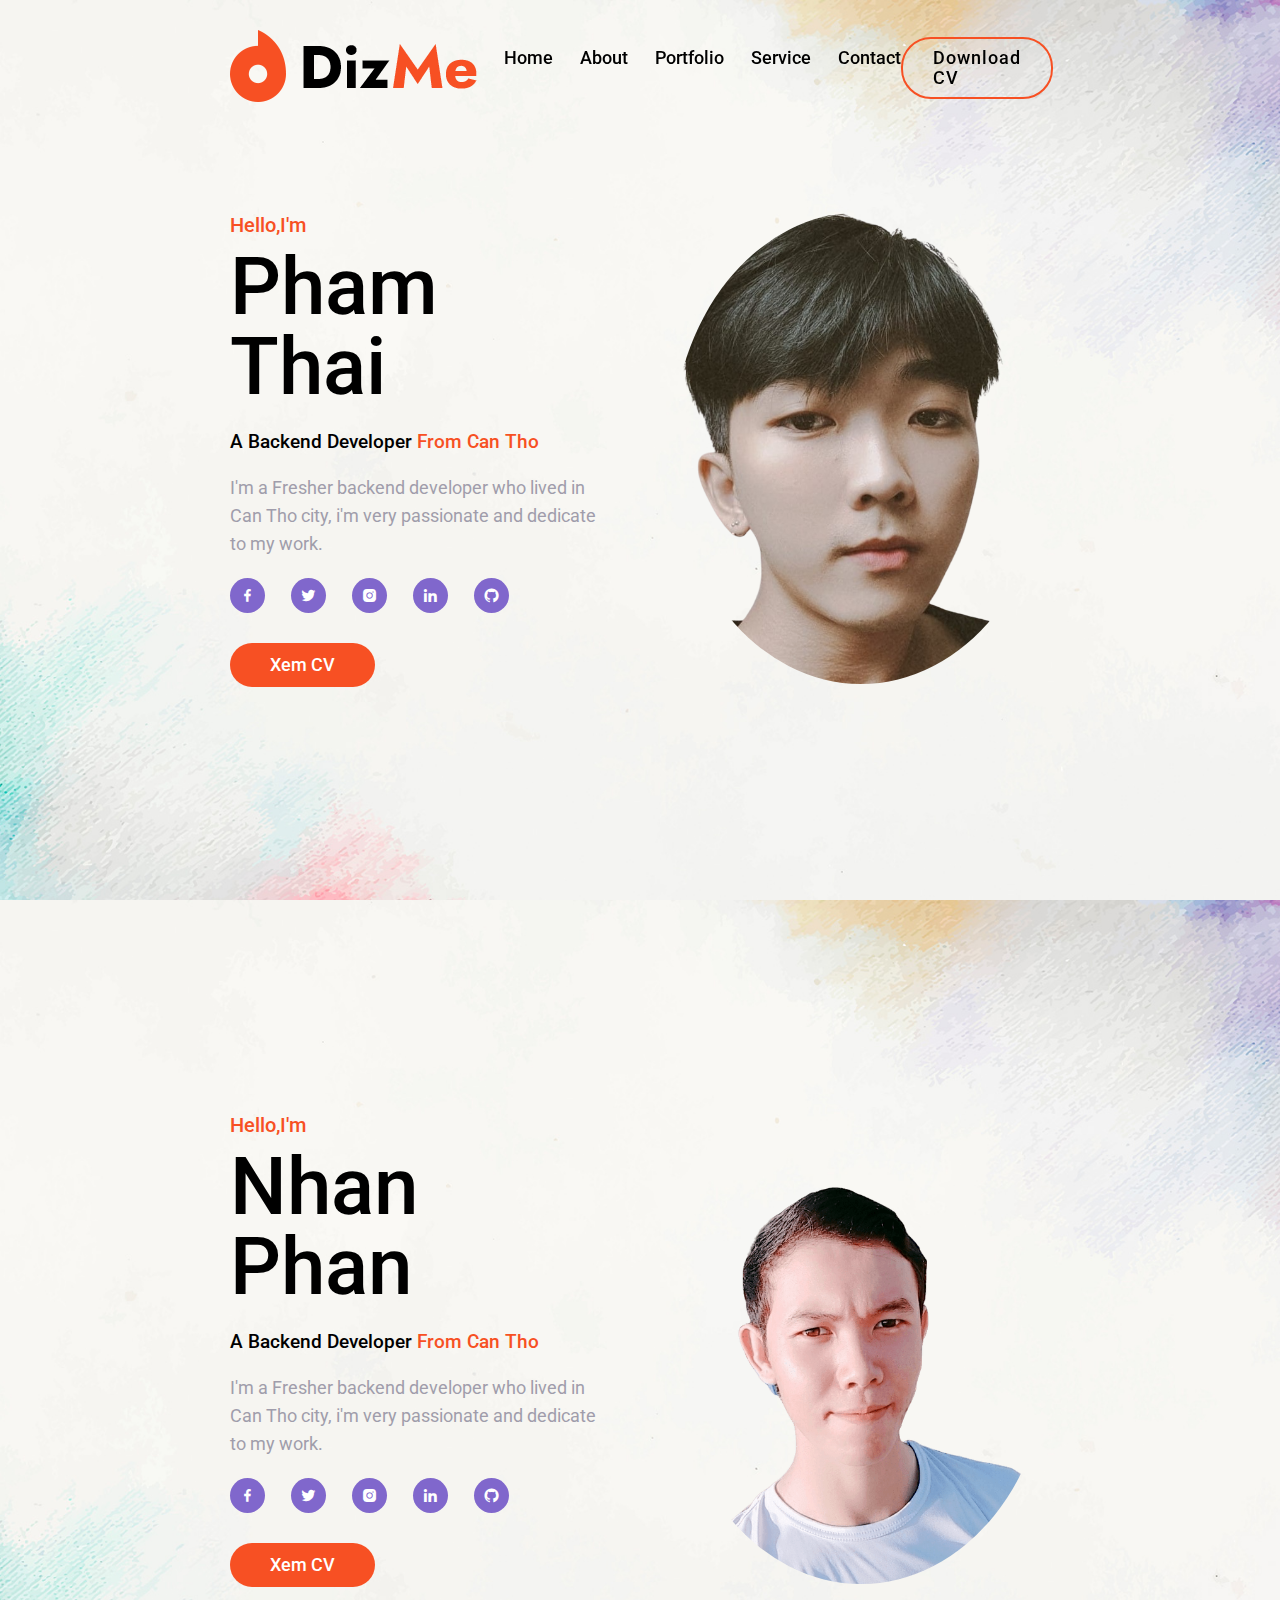
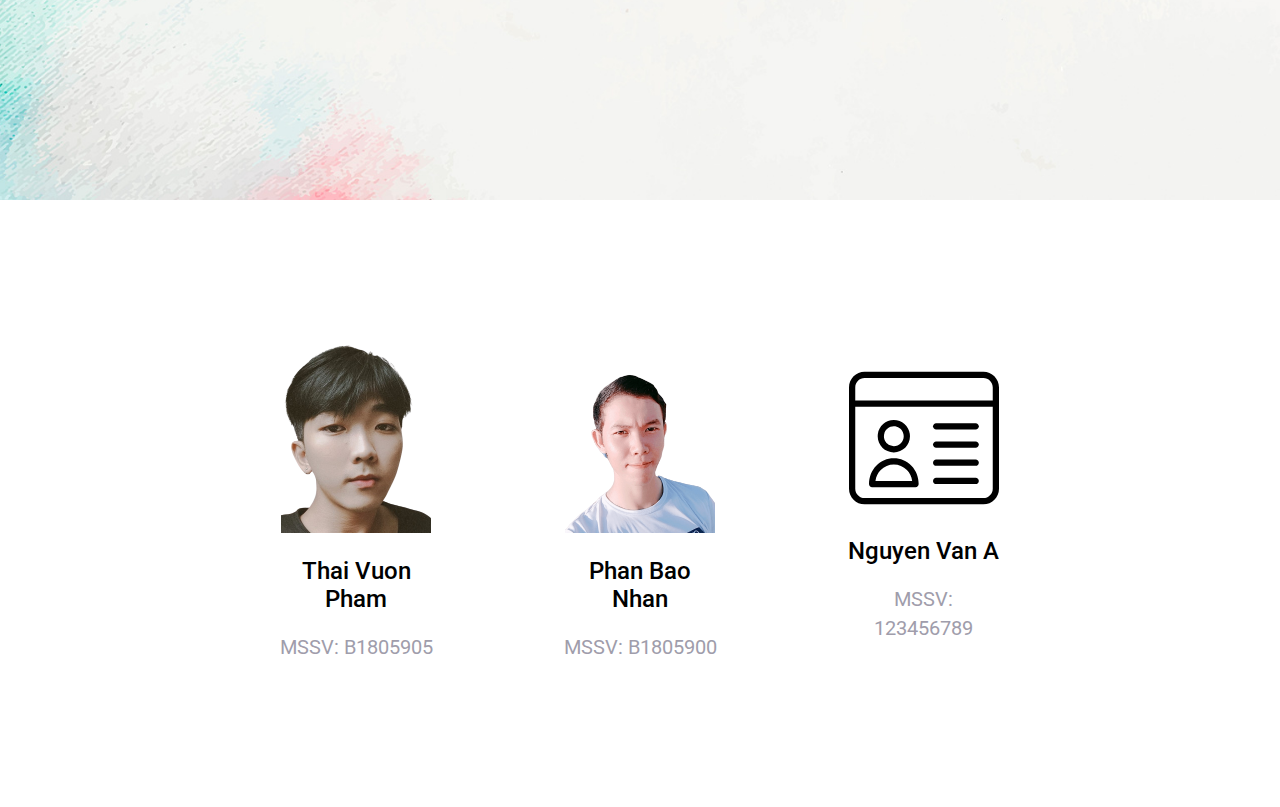
<file: index.html>
<!DOCTYPE html>
<html lang="en">
<head>
    <meta charset="UTF-8">
    <meta http-equiv="X-UA-Compatible" content="IE=edge">
    <meta name="viewport" content="width=device-width, initial-scale=1.0">
    <title>Website Giới Thiệu Nhóm</title>
    <link rel="stylesheet" href="assets/css/style.css">

    <link href='https://unpkg.com/boxicons@2.1.2/css/boxicons.min.css' rel='stylesheet'>

    <link rel="preconnect" href="https://fonts.googleapis.com">
    <link rel="preconnect" href="https://fonts.gstatic.com" crossorigin>
    <link href="https://fonts.googleapis.com/css2?family=Roboto:wght@100;300;400;500;700;900&display=swap" rel="stylesheet">
    
</head>
<body>
    <!--Header Start-->
    <header>
        <a href="#"><img src="assets/images/logo.png" alt=""></a>
        <div class="bx bx-menu" id="menu-icon"></div>

        <ul class="navlist">
            <li><a href="#home">Home</a></li>
            <li><a href="#about">About</a></li>
            <li><a href="#portfolio">Portfolio</a></li>
            <li><a href="#service">Service</a></li>
            <li><a href="#contact">Contact</a></li>
        </ul>
        <a href="" class="top-btn">Download CV </a>
    </header>
    <!--Header End-->

    <!--Home Start-->


    <section class="home Pham_info" id="home">
        <div class="home-text">
            <h3>Hello,I'm</h3>
            <h1>Pham Thai</h1>
            <h5>A Backend Developer <span>From Can Tho</span></h5>
            <p>I'm a Fresher backend developer who lived in Can Tho city, i'm very passionate and dedicate to my work.</p>
                <div class="social">
                    <a href="#"><i class='bx bxl-facebook' ></i></a>
                    <a href="#"><i class='bx bxl-twitter' ></i></a>
                    <a href="#"><i class='bx bxl-instagram-alt' ></i></a>
                    <a href="#"><i class='bx bxl-linkedin' ></i></a>
                    <a href="#"><i class='bx bxl-github' ></i></a>
                </div>
                <a href="Pham_CV/Pham_CV.html" class="btn">Xem CV</a>
        </div>
        <div class="home-img">
            <img src="assets/avatar-home-removebg.png" alt="">
        </div>
        
    </section>
    <section class="home Nhan_info" id="home">
        <div class="home-text">
            <h3>Hello,I'm</h3>
            <h1>Nhan Phan</h1>
            <h5>A Backend Developer <span>From Can Tho</span></h5>
            <p>I'm a Fresher backend developer who lived in Can Tho city, i'm very passionate and dedicate to my work.</p>
                <div class="social">
                    <a href="#"><i class='bx bxl-facebook' ></i></a>
                    <a href="#"><i class='bx bxl-twitter' ></i></a>
                    <a href="#"><i class='bx bxl-instagram-alt' ></i></a>
                    <a href="#"><i class='bx bxl-linkedin' ></i></a>
                    <a href="#"><i class='bx bxl-github' ></i></a>
                </div>
                <a href="Nhan_CV/" class="btn">Xem CV</a>
        </div>
        <div class="home-img">
            <img src="assets/avatar-1.png" alt="">
        </div>
        
    </section>
   

</div>


    <!--Home End-->

    <!--Other Members Start-->
    <section class="other-members">
        <div class="people">
            <div class="sub-box">

                <div class="sub-img">
                    <a href="#" id="Pham_info">
                    <img  src="assets/avatar-home-removebg.png" alt="">
                </a>
                </div>
                <h3>Thai Vuon Pham</h3>
                <p>MSSV: B1805905 </p>
            </div>
            <div class="sub-box">
                <div class="sub-img">
                    <a href="#" id="Nhan_info">
                    <img src="assets/avatar-1.png" alt="">
                </a>
                </div>
                <h3>Phan Bao Nhan</h3>
                <p>MSSV: B1805900 </p>
            </div>
            <div class="sub-box">
                <div class="sub-img">
                    <img src="assets/images/contact.svg" alt="">
                </div>
                <h3>Nguyen Van A</h3>
                <p>MSSV: 123456789 </p>
            </div>
        </div>
        
    </section>
    <!--Other Members End-->

    
<!-- JS Files-->
<script src="https://code.jquery.com/jquery-3.2.1.slim.min.js" integrity="sha384-KJ3o2DKtIkvYIK3UENzmM7KCkRr/rE9/Qpg6aAZGJwFDMVNA/GpGFF93hXpG5KkN" crossorigin="anonymous"></script>
<script src="https://cdn.jsdelivr.net/npm/popper.js@1.12.9/dist/umd/popper.min.js" integrity="sha384-ApNbgh9B+Y1QKtv3Rn7W3mgPxhU9K/ScQsAP7hUibX39j7fakFPskvXusvfa0b4Q" crossorigin="anonymous"></script>
<script src="https://cdn.jsdelivr.net/npm/bootstrap@4.0.0/dist/js/bootstrap.min.js" integrity="sha384-JZR6Spejh4U02d8jOt6vLEHfe/JQGiRRSQQxSfFWpi1MquVdAyjUar5+76PVCmYl" crossorigin="anonymous"></script>
<script type="text/javascript" src="assets/js/main.js"></script>


</body>
</html>
</file>
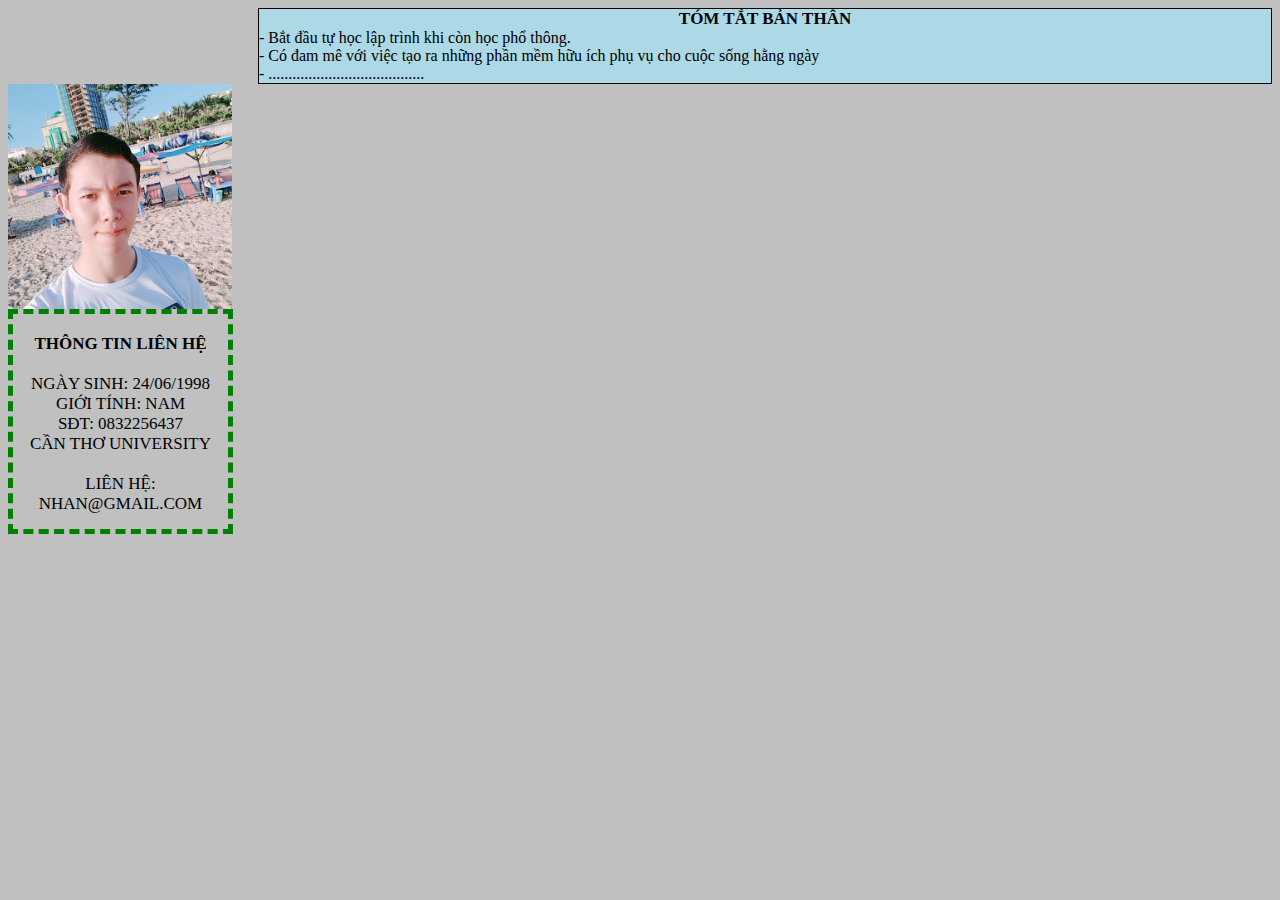
<file: Nhan_CV/index.html>
<html>
<head>
	<link rel="stylesheet" href="nhan.css">
	<link rel="icon" type="image/x-icon" href="img/cv.png">
	<title>MY CV</title>
	<meta charset="UTF-8">
</head>
<body>

	<div class="div">
                    <div class="grid-container">
                        <div class="grid-item">
                            <div class="title">
                               <center> <span style="margin-left: 0px;"><b>Tóm tắt bản thân</b></span></center>
                            </div>
                        </div>
                        <div class="grid-item">
                            <div class="break-line"></div>
                        </div>
                    </div>
                    
                    <span>- Bắt đầu tự học lập trình khi còn học phổ thông.</span>
                    <br>
                    <span>- Có đam mê với việc tạo ra những phần mềm hữu ích phụ vụ cho cuộc sống hằng ngày
                    </span><br>
					<span>- .......................................
                    </span>
    </div>
	<img src="img/avatar.jpg" alt="My Avatar" width="224" height="225" vspace="0"> 
	<div class="dashed">
	<div class="title">
					<center><br>
                    <span><b>THÔNG TIN LIÊN HỆ</b></span>
					<br><br>
                    <span>Ngày sinh: 24/06/1998</span>
                    <br>
                    
                    <span>Giới tính: Nam</span>
                    <br>
                    
                    <span>SĐT: 0832256437</span>
                    <br>
                   
                    <span>Cần Thơ University</span>
                    <br>
                    <br>
                    <span>Liên hệ: </span><br>
					<span>nhan@gmail.com</span>
					</center>
					
    </div>
	</div>
	
</body>
</html>
</file>
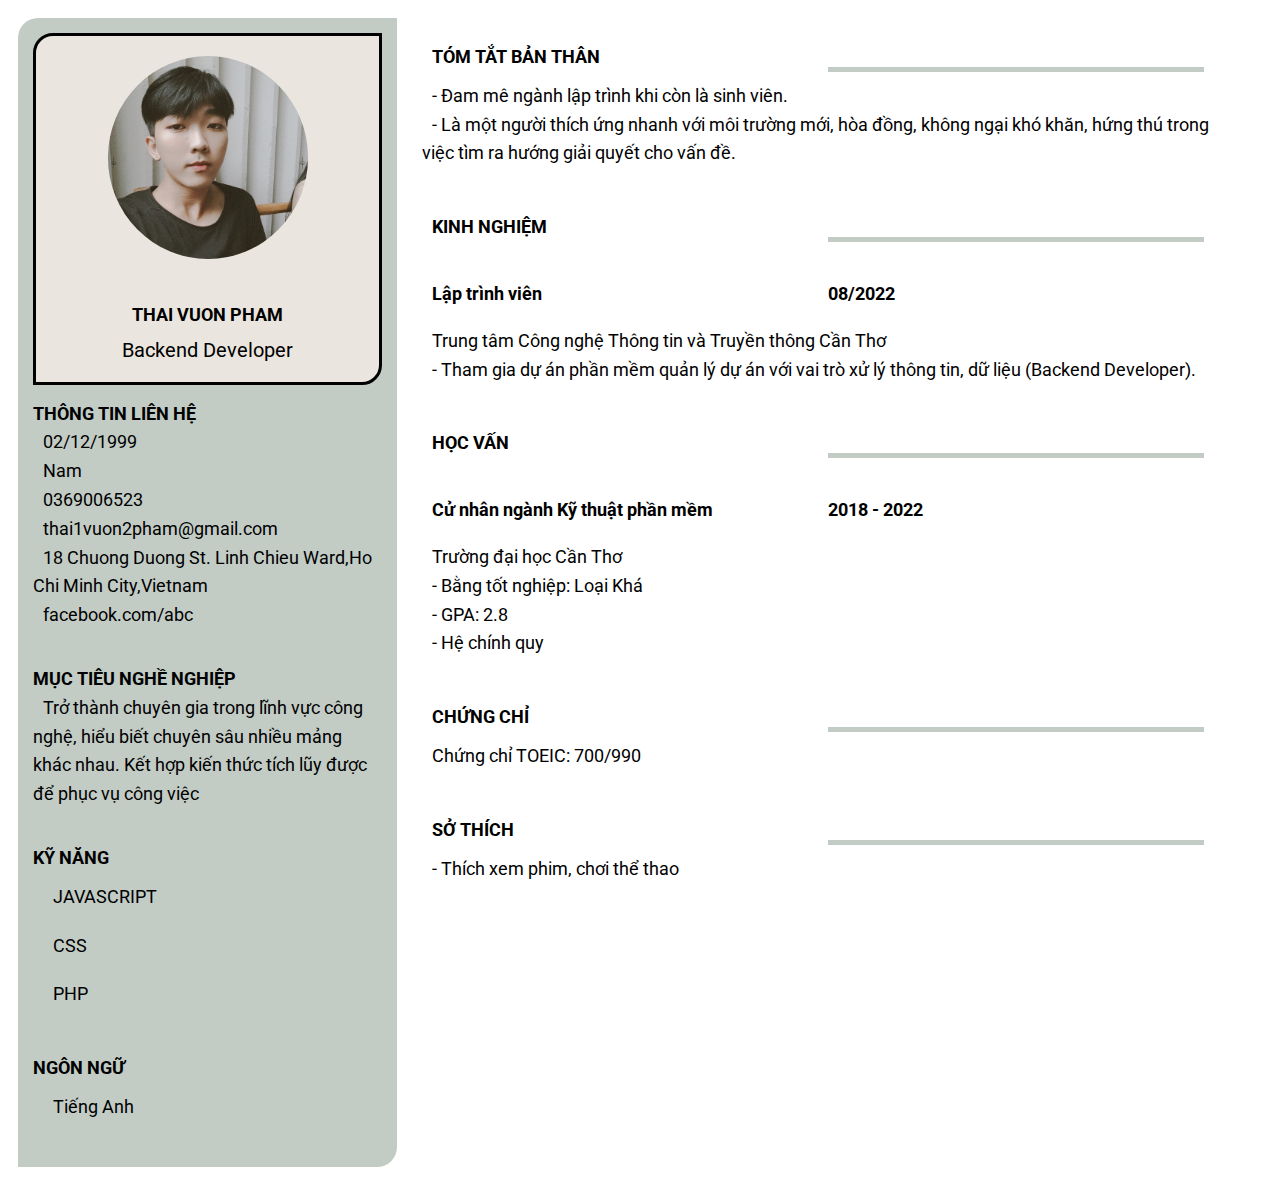
<file: Pham_CV/Pham_CV.html>
<!DOCTYPE html>
<html lang="en">
    <head>
        <meta charset="UTF-8">
        <meta http-equiv="X-UA-Compatible" content="IE=edge">
        <meta name="viewport" content="width=device-width, initial-scale=1.0">
        <title>CV</title>
        <link rel="preconnect" href="https://fonts.googleapis.com">
        <link rel="preconnect" href="https://fonts.gstatic.com" crossorigin>
        <link
            href="https://fonts.googleapis.com/css2?family=Roboto:wght@300&display=swap"
            rel="stylesheet">
        <link rel="stylesheet"
            href="https://cdnjs.cloudflare.com/ajax/libs/font-awesome/6.2.0/css/all.min.css"
            integrity="sha512-xh6O/CkQoPOWDdYTDqeRdPCVd1SpvCA9XXcUnZS2FmJNp1coAFzvtCN9BmamE+4aHK8yyUHUSCcJHgXloTyT2A=="
            crossorigin="anonymous" referrerpolicy="no-referrer" />

        <link rel="stylesheet" href="../assets/css/Pham_CV.css">
    </head>
    <body>
        <div class="row">
            <div class="column" style="background-color:#c2ccc5;width: 30%;margin:10px;boder:1px solid transparent;border-radius:20px 0px 20px 0px;">
                <div class="intro">
                    <img src="../assets/avatar.jpg" class="avatar" alt="">
                    <p style="font-size: 30px;"><b>THAI VUON PHAM</b></p>
                    <p style="font-size: 20px;margin-top: -20px;">Backend
                        Developer</p>
                </div>

                <div class="info">
                    <div class="title">
                        <span style="margin-left: 0px;"><b>THÔNG TIN LIÊN HỆ</b></span>
                    </div>
                    <i class="fa-solid fa-cake-candles"></i>
                    <span>02/12/1999</span>
                    <br>
                    <i class="fa-solid fa-user"></i>
                    <span> Nam</span>
                    <br>
                    <i class="fa-solid fa-phone"></i>
                    <span> 0369006523</span>
                    <br>
                    <i class="fa-solid fa-envelope"></i>
                    <span> thai1vuon2pham@gmail.com</span>
                    <br>
                    <i class="fa-solid fa-location-dot"></i>
                    <span> 18 Chuong Duong St. Linh Chieu Ward,Ho Chi Minh
                        City,Vietnam</span>
                    <br>
                    <i class="fa-solid fa-circle-info"></i>
                    <span>facebook.com/abc</span>
                </div>
                <div class="info">
                    <div class="title">
                        <span style="margin-left: 0px;"><b>MỤC TIÊU NGHỀ NGHIỆP</b></span>
                    </div>
                    <span>Trở thành chuyên gia trong lĩnh vực công nghệ, hiểu
                        biết chuyên sâu nhiều mảng khác nhau. Kết hợp kiến thức
                        tích lũy được để phục vụ công việc</span>


                </div>
                <div class="info">
                    <div class="title">
                        <span style="margin-left: 0px;"><b>KỸ NĂNG</b></span>
                    </div>
                    <div class="grid-container">
                        <div class="grid-item">
                            <span>JAVASCRIPT</span>
                        </div>
                        <div class="grid-item">
                            <i class="fa-solid fa-star"></i>
                            <i class="fa-solid fa-star"></i>
                            <i class="fa-solid fa-star"></i>
                            <i class="fa-solid fa-star"></i>
                            <i class="fa-regular fa-star"></i>
                        </div>
                    </div>
                    <div class="grid-container">
                        <div class="grid-item">
                            <span>CSS</span>
                        </div>
                        <div class="grid-item">
                            <i class="fa-solid fa-star"></i>
                            <i class="fa-solid fa-star"></i>
                            <i class="fa-solid fa-star"></i>
                            <i class="fa-solid fa-star"></i>
                            <i class="fa-regular fa-star"></i>
                        </div>
                    </div>
                    <div class="grid-container">
                        <div class="grid-item">
                            <span>PHP</span>
                        </div>
                        <div class="grid-item">
                            <i class="fa-solid fa-star"></i>
                            <i class="fa-solid fa-star"></i>
                            <i class="fa-solid fa-star"></i>
                            <i class="fa-solid fa-star"></i>
                            <i class="fa-solid fa-star"></i>
                        </div>
                    </div>
                </div>
                <div class="info">
                    <div class="title">
                        <span style="margin-left: 0px;"><b>ngôn ngữ</b></span>
                    </div>
                    <div class="grid-container">
                        <div class="grid-item">
                            <span>Tiếng Anh</span>
                        </div>
                        <div class="grid-item">
                            <i class="fa-solid fa-star"></i>
                            <i class="fa-solid fa-star"></i>
                            <i class="fa-solid fa-star"></i>
                            <i class="fa-solid fa-star"></i>
                            <i class="fa-regular fa-star"></i>
                        </div>
                    </div>
                </div>
            </div>
            <div class="column" style="width: 65%;">
                <div class="info">
                    <div class="grid-container">
                        <div class="grid-item">
                            <div class="title">
                                <span style="margin-left: 0px;"><b>tóm tắt bản thân</b></span>
                            </div>
                        </div>
                        <div class="grid-item">
                            <div class="break-line"></div>
                        </div>
                    </div>
                    
                    <span>- Đam mê ngành lập trình khi còn là sinh viên.</span>
                    <br>
                    <span>- Là một người thích ứng nhanh với môi trường mới, hòa đồng, không ngại khó khăn, hứng thú trong việc
                        tìm ra hướng giải quyết cho vấn đề.
                    </span>
                </div>
                <div class="info">
                    <div class="grid-container">
                        <div class="grid-item">
                            <div class="title">
                                <span style="margin-left: 0px;"><b>kinh nghiệm</b></span>
                            </div>
                        </div>
                        <div class="grid-item">
                            <div class="break-line"></div>
                        </div>
                    </div>
                <div class="grid-container" >
                    <div class="grid-item"style="padding-bottom:0px">
                        <p><b>Lập trình viên</b></p>
                    </div>
                    <div class="grid-item"style="padding-bottom:0px">
                        <p><b>08/2022</b></p>
                    </div>
                </div>
                    <span>Trung tâm Công nghệ Thông tin và Truyền thông Cần Thơ</span>
                    <br>
                    <span>- Tham gia dự án phần mềm quản lý dự án với vai trò xử lý thông tin, dữ liệu (Backend Developer).</span>
                    
                </div>
                <div class="info">
                    <div class="grid-container">
                        <div class="grid-item">
                            <div class="title">
                                <span style="margin-left: 0px;"><b>học vấn</b></span>
                            </div>
                        </div>
                        <div class="grid-item">
                            <div class="break-line"></div>
                        </div>
                    </div>
                    <div class="grid-container" >
                        <div class="grid-item"style="padding-bottom:0px">
                            <p><b>Cử nhân ngành Kỹ thuật phần mềm</b></p>
                        </div>
                        <div class="grid-item"style="padding-bottom:0px">
                            <p><b>2018 - 2022</b></p>
                        </div>
                    </div>
                    <span>Trường đại học Cần Thơ</span>
                    <br>
                    <span>- Bằng tốt nghiệp: Loại Khá</span>
                    <br>
                    <span>- GPA: 2.8</span>
                    <br>
                    <span>- Hệ chính quy</span>
                </div>
                <div class="info">
                    <div class="grid-container">
                        <div class="grid-item">
                            <div class="title">
                                <span style="margin-left: 0px;"><b>Chứng chỉ</b></span>
                            </div>
                        </div>
                        <div class="grid-item">
                            <div class="break-line"></div>
                        </div>
                    </div>
                    <span>Chứng chỉ TOEIC: 700/990</span>
                    
                    
                </div>
                <div class="info">
                    <div class="grid-container">
                        <div class="grid-item">
                            <div class="title">
                                <span style="margin-left: 0px;"><b>sở thích</b></span>
                            </div>
                        </div>
                        <div class="grid-item">
                            <div class="break-line"></div>
                        </div>
                    </div>
                    <span>- Thích xem phim, chơi thể thao</span>

                </div>
            </div>
        </div>
    </body>
</html>
</file>
<file: assets/css/style.css>
*{
    padding:  0;
    margin: 0;
    box-sizing: border-box;
    font-family: 'Roboto', sans-serif;
    list-style: none;
    text-decoration: none;
    scroll-behavior: smooth;
}

:root{
    --bg-color: #ffffff;
    --text-color: #000;
    --second-color: #a09dab;
    --main-color: #f75023;
    --big-font: 5rem;
    --h2-font: 3rem;
    --p-font: 1.1rem;
}

body{
    background-color: var(--bg-color);
    color: var(--text-color);

}

header{
    position: fixed;
    width: 100%;
    top: 0;
    right: 0;
    z-index: 1000;
    display: flex;
    align-items: center;
    justify-content: space-between;
    background: transparent;
    padding: 30px 18%;
    transition: .3s;
}

.logo img{
    max-width: 100%;
    width: 130px;
    height: auto;
}

.navlist{
    display: flex;
}
.navlist li{
    position: relative;
}
.navlist a{
    font-size: var(--p-font);
    color: var(--text-color);
    font-weight: 500;
    padding: 10px 27px;
}
.navlist a::after{
    content: '';
    position: absolute;
    width: 0;
    height: 2px;
    background-color: var(--main-color);
    bottom: -3px;
    left: 0;
    transition: ease .40s;
}
.navlist a:hover::after{
    width: 100%;
}

#menu-icon{
    font-size: 35px;
    color: var(--text-color);
    z-index: 10001;
    cursor: pointer;
    display: none;
}

.top-btn{
    display: inline-block;
    padding: 9px 30px;
    background: transparent;
    border: 2px solid   var(--main-color);
    border-radius: 30px;
    color: var(--text-color);
    letter-spacing: 1px;
    font-size: var(--p-font);
    font-weight: 500;
    transition: ease .50s;
}

.top-btn:hover{
    transform: scale(1.1);
    background-color: var(--main-color);
    border: 2px solid var(--main-color);
    color: var(--bg-color);
}

section{
    padding: 100px 18%;
}

.home{
    min-height: 100vh;
    height: 100%;
    width: 100%;
    background: url(../images/background.jpg);
    background-size:cover ;
    background-position: center;
    position: relative;
    display: grid;
    grid-template-columns: repeat(2,1fr);
    align-items: center;
    grid-gap: 4rem;
}

.home-text h1{
    margin: 10px 0px 25px;
    font-size: var(--big-font) ;
    line-height: 1;
    font-weight: 500;
}
.home-text h5{
    margin-bottom: 23px;
    font-size: 19px ;
    line-height: 1;
    font-weight: 500;
}
span{
    color: var(--main-color); 
}
.home-text h3{
    color: var(--main-color);
    font-size: 20px ;
    font-weight: 500;
}
.home-text p{
    font-size: var(--p-font);
    color: var(--second-color);
    line-height: 28px;
    margin-bottom: 20px;

}

.social a{
    width: 35px;
    height: 35px;
    border-radius: 50%;
    display: inline-flex;
    align-items: center;
    justify-content: center;
    background-color: rgba(128,103,204,1);
    font-size: 17px;
    color: var(--bg-color);
    margin-right: 22px;
    margin-bottom: 30px;
}

.social a:hover{
    transform: scale(1.1);
    background: var(--main-color);
    transition: .5s;
}

.btn{
    display: inline-block;
    color: var(--bg-color);
    background: var(--main-color);
    font-size: var(--p-font);
    padding: 10px 40px;
    font-weight: 500;
    line-height: 24px;
    border-radius: 30px;
    transition: ease .40s;
}
.btn:hover{
    transform: scale(1.1);
}
.home-img img{
    max-width: 100%;
    width: 540px;
    height: auto;
    border-radius: 50%;
}

header.sticky{
    background: var(--bg-color);
    padding: 13px 18%;
    box-shadow: 0px 0px 10px rgba(0 0 0 / 10%);
}

.people{
    display: grid;
    grid-template-columns: repeat(auto-fit,minmax(220px,auto));
    grid-gap: 2rem;
    align-items: center;
    text-align: center;
}

.sub-box{
    padding: 45px 45px 45px 45px;
    transition: ease .50s;
    cursor: pointer;
}
.sub-img img{
    max-width: 100%;
    width:150px ;
    height: auto;
    margin-bottom: 20px;
}

.sub-box h3{
    margin-bottom: 20px;
    font-size: 24px;
    font-weight: 500;
}
.sub-box p{
    font-size: 20px;
    color: var(--second-color);
    line-height: 29px;
}
.sub-box:hover{
    background: #ffffff;
    box-shadow: 18px 0px 87px 0px rgb(10 15 70 / 7%);
    border-radius: 12px;
    will-change: transform;
    transform: perspective(1000px) rotateX(4.80deg) rotateY(10.23deg) scale3d(1.05,1.05,1.05); 
}
</file>
<file: Nhan_CV/nhan.css>
body {
background-color: Silver;
}
h1 {
color: navy;
}
p{
	text-align:center;
}
.dashed{
	border-width: 5px;
	border-color: green;
	border-style: dashed;
	width: 215px;
	height: 215px;
}

.title{
    font-size: 17;
    text-transform: uppercase;
	
}

.column {
    float: left;
    width: 50%;
    padding: 10px;
 
}



.div {
    border: 1px solid black;
    margin-right: 0px;
    margin-left: 250px;
    background-color: lightblue;
}

.avatar{
	vertical-align: top;

}
</file>
<file: assets/css/Pham_CV.css>
* {
    box-sizing: border-box;
    font-family: 'Roboto', sans-serif;
    font-size: 18px;
  }
  span{
    margin-left: 10px;
  }
  @media print {
    body{
        width: 21cm;
        height: 29.7cm;
        margin: 30mm 45mm 30mm 45mm;
        /* change the margins as you want them to be. */
   }
}

  /* Create two equal columns that floats next to each other */
  .column {
    float: left;
    width: 50%;
    padding: 10px;
  }

  /* Clear floats after the columns */
  .row:after {
    content: "";
    display: table;
    clear: both;
  }
.progress-bar {
				width: 100%;
				background-color: #e0e0e0;
				padding: 3px;
				border-radius: 3px;
				box-shadow: inset 0 1px 3px rgba(0, 0, 0, .2);
			}

			.progress-bar-fill {
				display: block;
				height: 22px;
				background-color: #659cef;
				border-radius: 3px;

				transition: width 500ms ease-in-out;
			}
.intro{
  background-color: #eae6df;
    border: 3px solid black;
    border-radius: 20px 0px 20px 0px;
    margin: 5px;
    text-align: center;
    padding-top: 20px;
}
.info{
    margin-bottom: 10px;
    padding-top: 10px;
    padding-bottom: 20px;
    line-height: 1.6;
    /* border: 1px solid black; */
    margin: 5px;
}
.title{
    font-size: 26;
    text-transform: uppercase;

}
.avatar{
    margin: auto;
    border-radius: 50%;
    width: 200px;
}
.grid-container{
  display: grid;
  grid-template-columns: 50% 50%;
}
.grid-item{
  padding: 10px;
  font-size: 20;
}
.break-line{
  height: 100%;
  border-bottom: 5px solid #c2ccc5;
}
</file>
